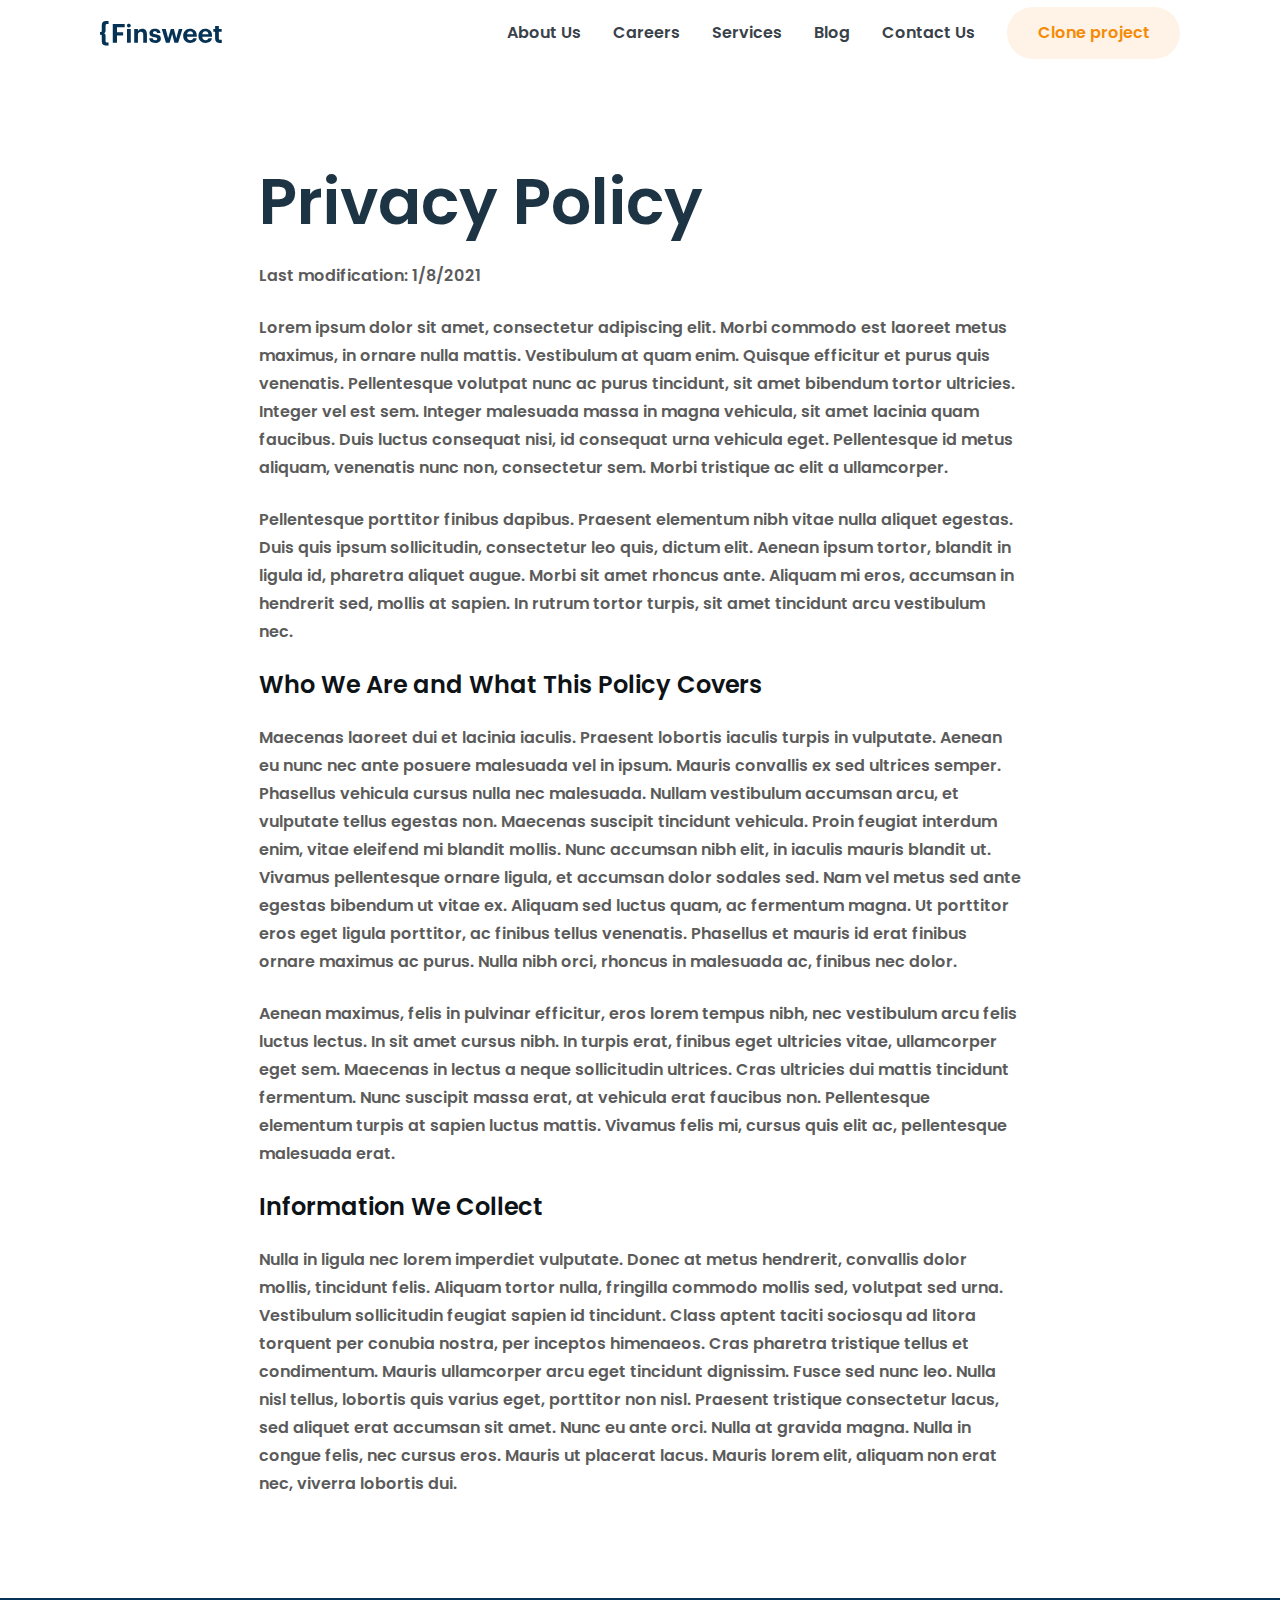
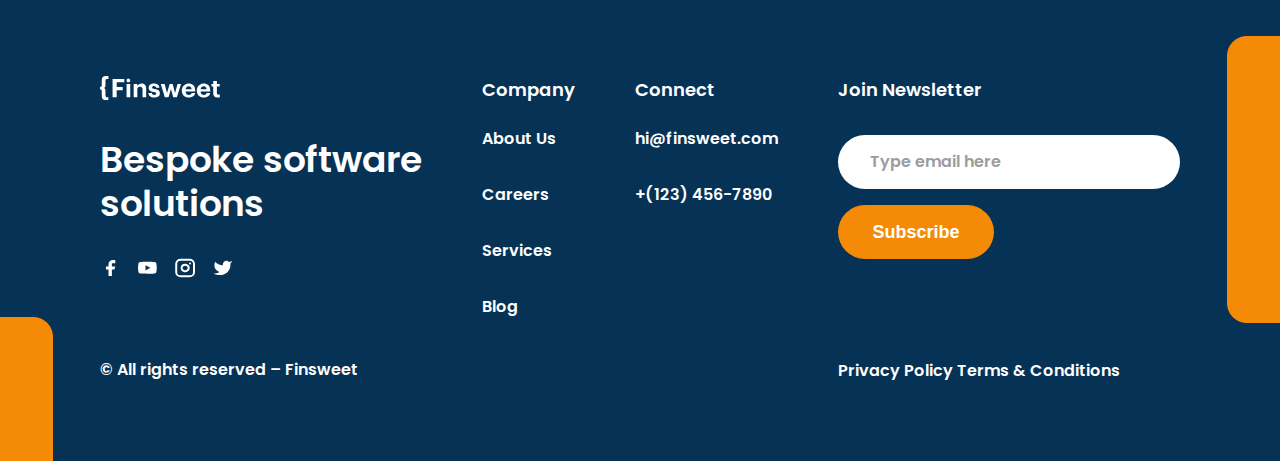
<file: pages/privacy/privacy.html>
<!DOCTYPE html>
<html lang="en">
<head>
    <meta charset="UTF-8">
    <meta name="viewport" content="width=device-width, initial-scale=1.0">
    <title>Privacy Policy</title>
    <link rel="stylesheet" href="../../css/global.css">
    <link rel="stylesheet" href="privacy.css">
</head>
<body>
    <!-- HEADER START -->
    <header class="header container">
        <nav class="sitelink">
            <a href="../../index.html" class="header-logo"><img src="../../images/svg/header-logo.svg" alt="header-logo" width="122" height="25"></a>
            <ul class="sitelink__list">
                <li class="sitelink__list-item"><a href="../../pages/about-us/about.html" class="sitelink__list-item-link">About Us</a></li>
                <li class="sitelink__list-item"><a href="../../pages/careers/careers.html" class="sitelink__list-item-link">Careers</a></li>
                <li class="sitelink__list-item"><a href="../../pages/services/services.html" class="sitelink__list-item-link">Services</a></li>
                <li class="sitelink__list-item"><a href="../../pages/blog/blog.html" class="sitelink__list-item-link">Blog</a></li>
                <li class="sitelink__list-item"><a href="../../pages/contact-us/contact-us.html" class="sitelink__list-item-link">Contact Us</a></li>
                <li class="sitelink__list-item"><a href="#" class="sitelink-btn">Clone project</a></li>
            </ul>
        </nav>
    </header>
    <!-- HEADER END -->

    <!-- MAIN START -->
    <main class="main container">
        <section class="privacy">
            <h1 class="privacy-title">Privacy Policy</h1>
            <p>Last modification: 1/8/2021</p>
            <p>Lorem ipsum dolor sit amet, consectetur adipiscing elit. Morbi commodo est laoreet metus maximus, in ornare nulla mattis. Vestibulum at quam enim. Quisque efficitur et purus quis venenatis. Pellentesque volutpat nunc ac purus tincidunt, sit amet bibendum tortor ultricies. Integer vel est sem. Integer malesuada massa in magna vehicula, sit amet lacinia quam faucibus. Duis luctus consequat nisi, id consequat urna vehicula eget. Pellentesque id metus aliquam, venenatis nunc non, consectetur sem. Morbi tristique ac elit a ullamcorper.</p>

            <p>Pellentesque porttitor finibus dapibus. Praesent elementum nibh vitae nulla aliquet egestas. Duis quis ipsum sollicitudin, consectetur leo quis, dictum elit. Aenean ipsum tortor, blandit in ligula id, pharetra aliquet augue. Morbi sit amet rhoncus ante. Aliquam mi eros, accumsan in hendrerit sed, mollis at sapien. In rutrum tortor turpis, sit amet tincidunt arcu vestibulum nec.</p>

            <h2>Who We Are and What This Policy Covers</h2>

            <p>Maecenas laoreet dui et lacinia iaculis. Praesent lobortis iaculis turpis in vulputate. Aenean eu nunc nec ante posuere malesuada vel in ipsum. Mauris convallis ex sed ultrices semper. Phasellus vehicula cursus nulla nec malesuada. Nullam vestibulum accumsan arcu, et vulputate tellus egestas non. Maecenas suscipit tincidunt vehicula. Proin feugiat interdum enim, vitae eleifend mi blandit mollis. Nunc accumsan nibh elit, in iaculis mauris blandit ut. Vivamus pellentesque ornare ligula, et accumsan dolor sodales sed. Nam vel metus sed ante egestas bibendum ut vitae ex. Aliquam sed luctus quam, ac fermentum magna. Ut porttitor eros eget ligula porttitor, ac finibus tellus venenatis. Phasellus et mauris id erat finibus ornare maximus ac purus. Nulla nibh orci, rhoncus in malesuada ac, finibus nec dolor.</p>

            <p>Aenean maximus, felis in pulvinar efficitur, eros lorem tempus nibh, nec vestibulum arcu felis luctus lectus. In sit amet cursus nibh. In turpis erat, finibus eget ultricies vitae, ullamcorper eget sem. Maecenas in lectus a neque sollicitudin ultrices. Cras ultricies dui mattis tincidunt fermentum. Nunc suscipit massa erat, at vehicula erat faucibus non. Pellentesque elementum turpis at sapien luctus mattis. Vivamus felis mi, cursus quis elit ac, pellentesque malesuada erat.</p>

            <h2>Information We Collect</h2>

            <p>Nulla in ligula nec lorem imperdiet vulputate. Donec at metus hendrerit, convallis dolor mollis, tincidunt felis. Aliquam tortor nulla, fringilla commodo mollis sed, volutpat sed urna. Vestibulum sollicitudin feugiat sapien id tincidunt. Class aptent taciti sociosqu ad litora torquent per conubia nostra, per inceptos himenaeos. Cras pharetra tristique tellus et condimentum. Mauris ullamcorper arcu eget tincidunt dignissim. Fusce sed nunc leo. Nulla nisl tellus, lobortis quis varius eget, porttitor non nisl. Praesent tristique consectetur lacus, sed aliquet erat accumsan sit amet. Nunc eu ante orci. Nulla at gravida magna. Nulla in congue felis, nec cursus eros. Mauris ut placerat lacus. Mauris lorem elit, aliquam non erat nec, viverra lobortis dui.</p>
        </section>
    </main>
    <!-- MAIN END -->


    <!-- FOOTER START -->
    <footer class="footer">
        <img class="footer-left-img" src="../../images/png/footer-left-img.png" alt="footer-left-img" width="53" height="144">
        <img class="footer-right-img" src="../../images/png/footer-right-img.png" alt="footer-right-img" width="53" height="287">
        <nav class="footer-link container">
            <div class="footer-text">
                <a href="../../index.html" class="footer-logo"><img class="footer-logo-img" src="../../images/svg/footer-logo.svg" alt="footer-logo-img" width="120" height="25"></a>
                <h1 class="footer-title">Bespoke software <br> solutions</h1>
                <div class="footer-icons">
                    <a class="icon-img" href="#" class="icon"><img src="../../images/svg/facebook-icon.svg" alt="footer-icon" width="21" height="20"></a>
                    <a class="icon-img" href="#" class="icon"><img src="../../images/svg/youtube-icon.svg" alt="footer-icon" width="21" height="20"></a>
                    <a class="icon-img" href="#" class="icon"><img src="../../images/svg/instagram-icon.svg" alt="footer-icon width="21" height="20""></a>
                    <a class="icon-img" href="#" class="icon"><img src="../../images/svg/twitter-icon.svg" alt="footer-icon" width="21" height="20"></a>
                </div>
                <p class="footer-paragraph">© All rights reserved – Finsweet</p>
            </div>
            <ul class="footer-link-list">
                <li class="footer-link-item"><h2 class="footer-list-title">Company</h2></li>
                <li class="footer-link-item"><a href="../about-us/about.html" class="footer-nav-link">About Us</a></li>
                <li class="footer-link-item"><a href="../careers/careers.html" class="footer-nav-link">Careers</a></li>
                <li class="footer-link-item"><a href="../services/services.html" class="footer-nav-link">Services</a></li>
                <li class="footer-link-item"><a href="../blog/blog.html" class="footer-nav-link">Blog</a></li>
            </ul>
            <ul class="footer-link-list">
                <li class="footer-link-item"><h2 class="footer-list-title">Connect</h2></li>
                <li class="footer-link-item"><a href="#" class="footer-nav-link">hi@finsweet.com</a></li>
                <li class="footer-link-item"><a href="#" class="footer-nav-link">+(123) 456-7890</a></li>
            </ul>
            <div class="footer-form">
                <h2 class="footer-list-title">Join Newsletter</h2>
                <form>
                    <input class="footer-form-input" type="email" required placeholder="Type email here"> 
                    <br>
                    <button class="footer-form-btn">Subscribe</button>
                </form>
                <a href="privacy.html">Privacy Policy  Terms & Conditions</a>
            </div>
        </nav>
    </footer>
    <!-- FOOTER END -->
</body>
</html>
</file>
<file: css/global.css>
/* FONT FAMILY */
@font-face {
    font-display: swap;
    font-family: 'Poppins';
    font-style: normal;
    font-weight: 600;
    src: url('../fonts/poppins-v20-latin-600.woff2') format('woff2');
}


*,
*::after,
*::before {
    margin: 0;
    padding: 0;
    box-sizing: border-box;
}

html {
    height: 100%;
    font-size: 62.5%;
}

body {
    font-family: 'Poppins', sans-serif;
    background-color: #FFFFFF;
}

a {
    display: inline-block;
    text-decoration: none;
}

ol,ul {
    list-style: none;
}

img {
    display: flex;
}

main {
    flex-grow: 1;
}

/* CONTAINER */
.container {
    width: 100%;
    max-width: 1920px;
    padding-left: 100px;
    padding-right: 100px;
    margin-left: auto;
    margin-right: auto;
}

/* HEADER */
.sitelink {
    height: 66px;
    display: flex;
    justify-content: space-between;
    align-items: center;
}

.sitelink__list {
    display: flex;
    align-items: center;
    gap: 32px;
}

.sitelink__list-item-link {
    font-size: 1.6rem;
    line-height: 24px;
    color: #394149;
    transition: all 0.4s ease;
}

.sitelink__list-item-link:hover {
    color: #F58A07;
}

.sitelink-btn {
    display: flex;
    justify-content: center;
    align-items: center;
    background-color: rgba(245, 138, 7, 0.1);
    width: 173px;
    height: 52px;
    border-radius: 31px;
    font-size: 1.6rem;
    line-height: 24px;
    color: #F58A07;
}

/* FOOTER */
.footer {
    display: flex;
    align-items: center;
    position: relative;
    height: 463px;
    background-color: #063255;
}

.footer-left-img {
    position: absolute;
    left: 0;
    bottom: 0;
}

.footer-right-img {
    position: absolute;
    top: 38px;
    right: 0;
}

.footer-link {
    display: flex;
    justify-content: space-between;
}

.footer-logo {
    margin-bottom: 32px;
}

.footer-title {
    font-size: 3.6rem;
    font-weight: 600;
    line-height: 44px;
    color: #FFFFFF;
    margin-bottom: 32px;
}

.footer-icons {
    display: flex;
    gap: 16px;
    margin-bottom: 80px;
}

.footer-paragraph {
    font-size: 1.6rem;
    font-weight: 500;
    line-height: 24px;
    color: #FFFFFF;
}

.footer-list-title {
    font-size: 1.8rem;
    font-weight: 600;
    line-height: 27px;
    color: #FFFFFF;
    margin-bottom: 8px;
}

.footer-nav-link {
    font-size: 1.6rem;
    font-weight: 500;
    line-height: 24px;
    color: #FFFFFF;
    margin: 16px 0px;
}

.footer-form-input {
    width: 342px;
    height: 54px;
    border-radius: 31px;
    outline: none;
    border: none;
    padding-left: 32px;
    margin-top: 24px;
    margin-bottom: 16px;
}

.footer-form-input::placeholder {
    font-family: 'Poppins';
    font-size: 1.6rem;
    font-weight: 500;
    line-height: 19px;
    color: #9C9C9C;
}

.footer-form-btn {
    width: 156px;
    height: 54px;
    border-radius: 31px;
    background-color: #F58A07;
    border: none;
    cursor: pointer;
    font-size: 1.8rem;
    font-weight: 600;
    line-height: 19px;
    color: #FFFFFF;
    margin-bottom: 100px;
}

.footer-form a {
    font-size: 16px;
    font-weight: 500;
    line-height: 24px;
    color: #FFFFFF;
}
</file>
<file: pages/privacy/privacy.css>
.privacy {
    width: 762px;
    margin: 100px auto;
}

.privacy p {
    font-size: 1.6rem;
    font-weight: 500;
    line-height: 28px;
    color: #5B5B5B;
    margin: 24px 0px;
}

.privacy-title {
    font-size: 6.4rem;
    font-weight: 600;
    line-height: 72px;
    color: #1D3444;
}

.privacy h2 {
    font-size: 24px;
    font-weight: 500;
    line-height: 30px;
    color: #0D1317;
}
</file>
